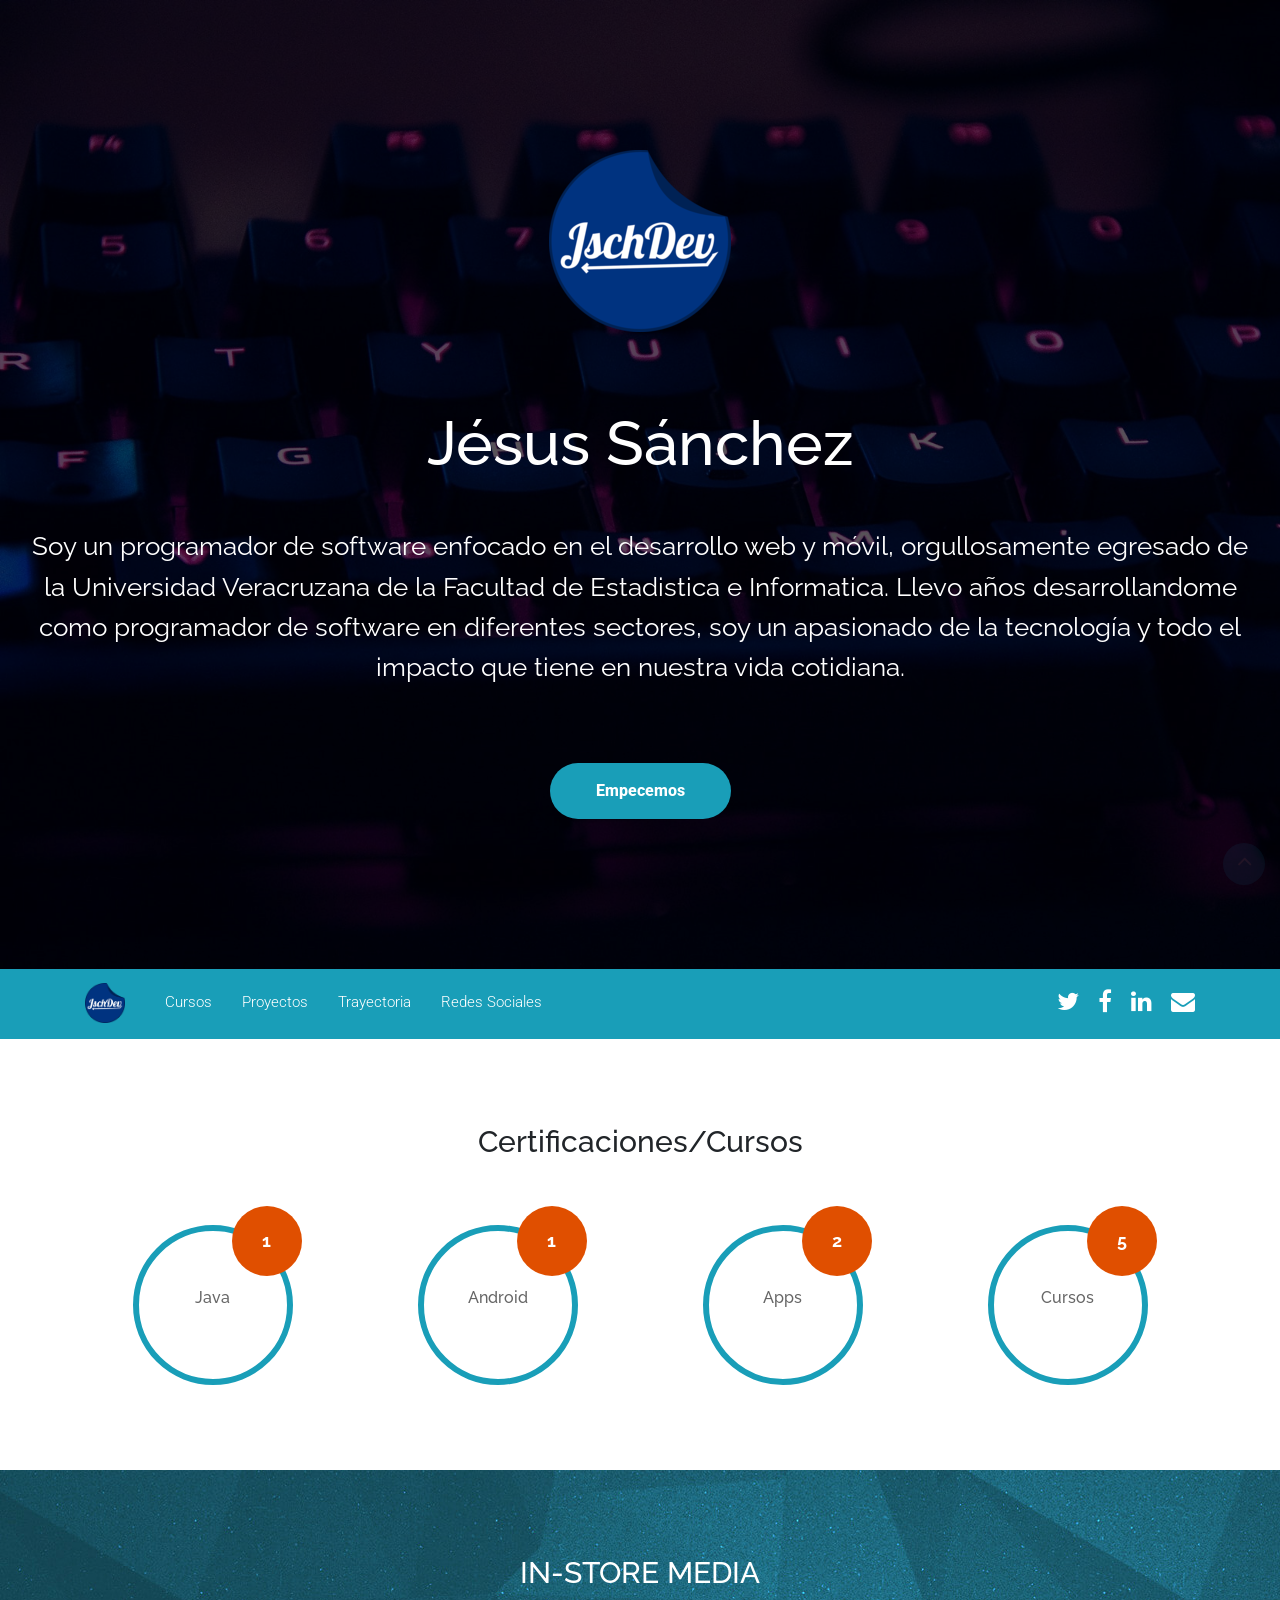
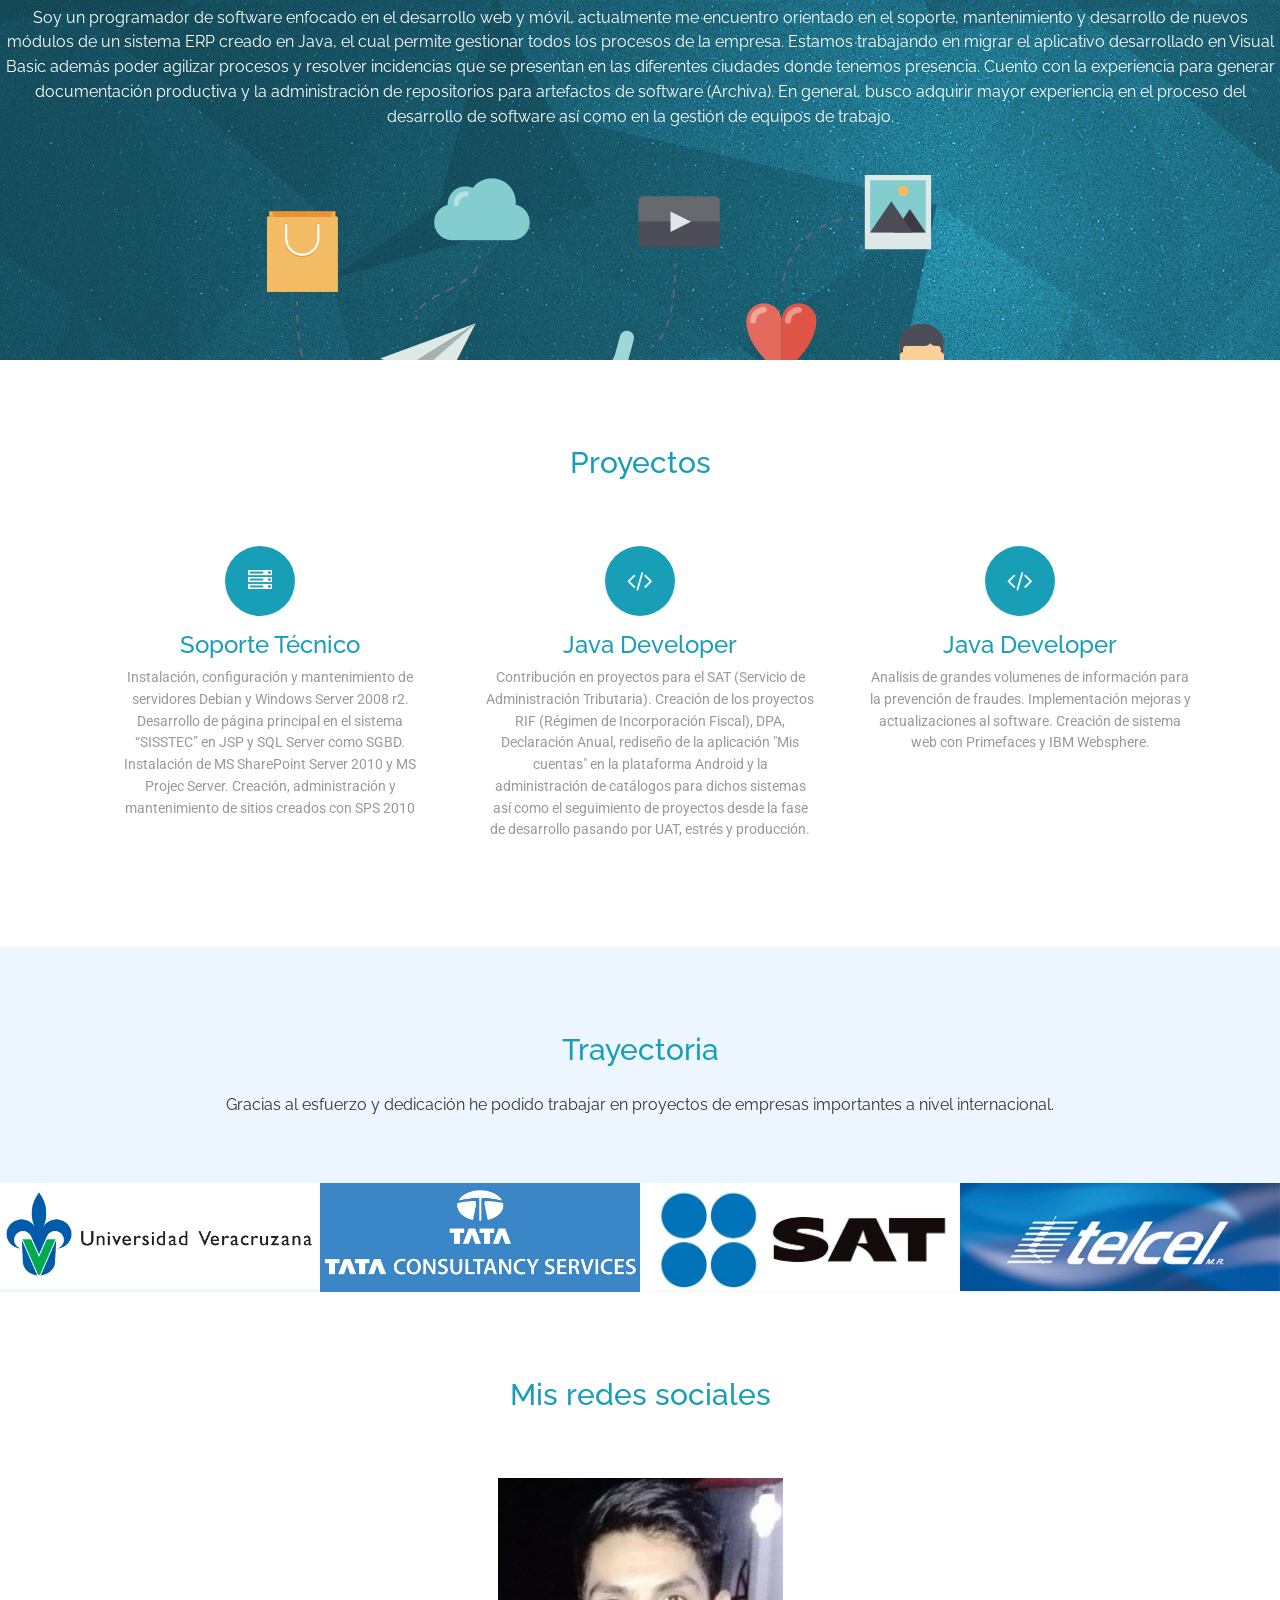
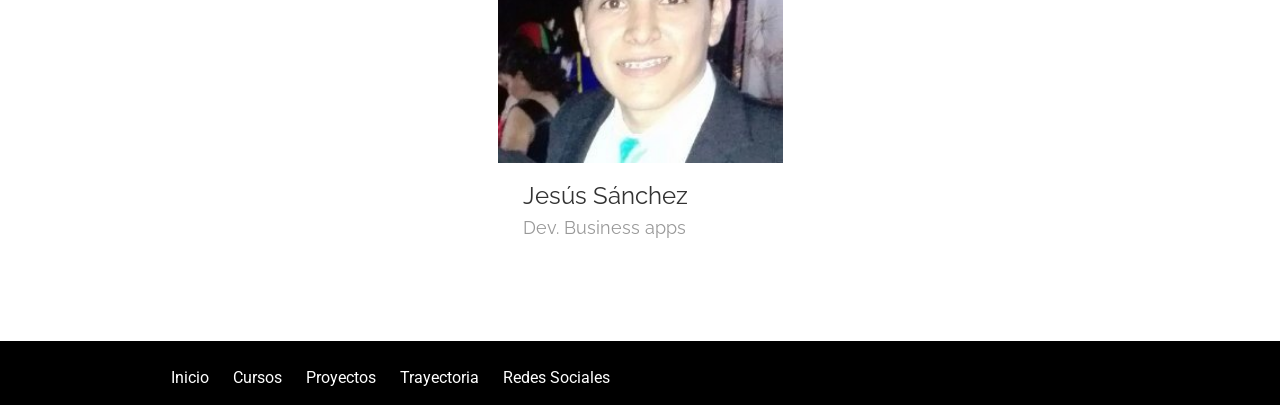
<file: index.html>
<!DOCTYPE html>
<html lang="en">
   <head>
      <meta charset="utf-8">
      <title>SACH</title>
      <meta content="width=device-width, initial-scale=1.0" name="viewport">
      <meta content="" name="keywords">
      <meta content="" name="description">
      <!-- Facebook Opengraph integration: https://developers.facebook.com/docs/sharing/opengraph -->
      <meta property="og:title" content="">
      <meta property="og:image" content="">
      <meta property="og:url" content="">
      <meta property="og:site_name" content="">
      <meta property="og:description" content="">
      <!-- Twitter Cards integration: https://dev.twitter.com/cards/  -->
      <meta name="twitter:card" content="summary">
      <meta name="twitter:site" content="">
      <meta name="twitter:title" content="">
      <meta name="twitter:description" content="">
      <meta name="twitter:image" content="">
      <!-- Favicon -->
      <link href="img/favicon.ico" rel="icon">
      <!-- Google Fonts -->
      <link href="https://fonts.googleapis.com/css?family=Raleway:400,500,700|Roboto:400,900" rel="stylesheet">
      <!-- Bootstrap CSS File -->
      <link href="lib/bootstrap/css/bootstrap.min.css" rel="stylesheet">
      <!-- Libraries CSS Files -->
      <link href="lib/font-awesome/css/font-awesome.min.css" rel="stylesheet">
      <!-- Main Stylesheet File -->
      <link href="css/style.css" rel="stylesheet">
   </head>
   <body>
      <!-- Page Content
         ================================================== -->
      <!-- Hero -->
      <section class="hero">
         <div class="container text-center">
            <div class="row">
               <div class="col-md-12">
                  <a class="hero-brand" href="index.html" title="Home"><img alt="Bell Logo" src="images/logo.png"></a>
               </div>
            </div>
            <div class="col-md-12">
               <h1>
                  Jésus Sánchez
               </h1>
               <p class="tagline">
                  Soy un programador de software enfocado en el desarrollo web y móvil, orgullosamente egresado de la Universidad Veracruzana de la Facultad de Estadistica e Informatica.        
                  Llevo años desarrollandome como programador de software en diferentes sectores, soy un apasionado de la tecnología y todo el impacto que tiene en nuestra vida cotidiana.
               </p>
               <a class="btn btn-full" href="#about">Empecemos</a>
            </div>
         </div>
      </section>
      <!-- /Hero -->
      <!-- Header -->
      <header id="header">
         <div class="container">
            <div id="logo" class="pull-left">
               <a href="index.html"><img src="images/logo-nav.png" alt="" title="" /></img></a>
               <!-- Uncomment below if you prefer to use a text image -->
               <!--<h1><a href="#hero">Bell</a></h1>-->
            </div>
            <nav id="nav-menu-container">
               <ul class="nav-menu">
                  <li><a href="#about">Cursos</a></li>
                  <li><a href="#features">Proyectos</a></li>
                  <li><a href="#portfolio">Trayectoria</a></li>
                  <li><a href="#team">Redes Sociales</a></li>
               </ul>
            </nav>
            <!-- #nav-menu-container -->
            <nav class="nav social-nav pull-right d-none d-lg-inline">
               <a href="#"><i class="fa fa-twitter"></i></a> <a href="#"><i class="fa fa-facebook"></i></a> <a href="#"><i class="fa fa-linkedin"></i></a> <a href="#"><i class="fa fa-envelope"></i></a>
            </nav>
         </div>
      </header>
      <!-- #header -->
      <!-- About -->
      <section class="about" id="about">
         <div class="container text-center">
            <h2>
               Certificaciones/Cursos
            </h2>
            <p>    
            </p>
            <div class="row stats-row">
               <div class="stats-col text-center col-md-3 col-sm-6">
                  <div class="circle">
                     <span class="stats-no" data-toggle="counter-up">2</span>Java
                  </div>
               </div>
               <div class="stats-col text-center col-md-3 col-sm-6">
                  <div class="circle">
                     <span class="stats-no" data-toggle="counter-up">2</span> Android
                  </div>
               </div>
               <div class="stats-col text-center col-md-3 col-sm-6">
                  <div class="circle">
                     <span class="stats-no" data-toggle="counter-up">3</span> Apps
                  </div>
               </div>
               <div class="stats-col text-center col-md-3 col-sm-6">
                  <div class="circle">
                     <span class="stats-no" data-toggle="counter-up">8</span> Cursos
                  </div>
               </div>
            </div>
         </div>
      </section>
      <!-- /About -->
      <!-- Parallax -->
      <div class="block bg-primary block-pd-lg block-bg-overlay text-center" data-bg-img="img/parallax-bg.jpg" data-settings='{"stellar-background-ratio": 0.6}' data-toggle="parallax-bg">
         <h2>
            In-Store Media
         </h2>
         <p>
            Soy un programador de software enfocado en el desarrollo web y móvil, actualmente me encuentro orientado en el soporte, mantenimiento y desarrollo de nuevos módulos de un sistema ERP creado en Java, el cual permite gestionar todos los procesos de la empresa. Estamos trabajando en migrar el aplicativo desarrollado en Visual Basic además poder agilizar procesos y resolver incidencias que se presentan en las diferentes ciudades donde tenemos presencia. 



Cuento con la experiencia para generar documentación productiva y la administración de repositorios para artefactos de software (Archiva).
En general, busco adquirir mayor experiencia en el proceso del desarrollo de software así como en la gestión de equipos de trabajo.
         </p>
         <img alt="Bell - A perfect theme" class="gadgets-img hidden-md-down" src="images/redes.png">
      </div>
      <!-- /Parallax -->
      <!-- Features -->
      <section class="features" id="features">

         <div class="container">
            <h2 class="text-center">
               Proyectos
            </h2>
            <div class="row">
               <div class="feature-col col-lg-4 col-xs-12">
                  <div class="card card-block text-center">
                     <div>
                        <div class="feature-icon">
                           <span class="fa fa-server"></span>
                        </div>
                     </div>
                     <div>
                        <h3>
                           Soporte Técnico
                        </h3>
                        <p>
                           Instalación, configuración y mantenimiento de servidores Debian y Windows Server 2008 r2.
                           Desarrollo de página principal en el sistema “SISSTEC” en JSP y SQL Server como SGBD. 
                           Instalación de MS SharePoint Server 2010 y MS Projec Server.
                           Creación, administración y mantenimiento de sitios creados con SPS 2010
                        </p>
                     </div>
                  </div>
               </div>
               <div class="feature-col col-lg-4 col-xs-12">
                  <div class="card card-block text-center">
                     <div>
                        <div class="feature-icon">
                           <span class="fa fa-code"></span>
                        </div>
                     </div>
                     <div>
                        <h3>
                           Java Developer 
                        </h3>
                        <p>
                           Contribución en proyectos para el SAT (Servicio de Administración Tributaria). Creación de los proyectos RIF (Régimen de Incorporación Fiscal), DPA, Declaración Anual, rediseño de la aplicación "Mis cuentas" en la plataforma Android y la administración de catálogos para dichos sistemas así como el seguimiento de proyectos desde la fase de desarrollo pasando por UAT, estrés y producción.
                        </p>
                     </div>
                  </div>
               </div>
               <div class="feature-col col-lg-4 col-xs-12">
                  <div class="card card-block text-center">
                     <div>
                        <div class="feature-icon">
                           <span class="fa fa-code"></span>
                        </div>
                     </div>
                     <div>
                        <h3>
                           Java Developer
                        </h3>
                        <p>
                        	Analisis de grandes volumenes de información para la prevención de fraudes. Implementación mejoras y actualizaciones al software. Creación de sistema web con Primefaces y IBM Websphere.
                        </p>
                     </div>
                  </div>
               </div>
            </div>           
         </div>
      </section>
      <!-- /Features -->
      <!-- Call to Action -->
      <!--<section class="cta">
         <div class="container">
           <div class="row">
             <div class="col-lg-9 col-sm-12 text-lg-left text-center">
               <h2>
                   Call to Action Section
                 </h2>
         
               <p>
                 Lorem ipsum dolor sit amet, nec ad nisl mandamus imperdiet, ut corpora cotidieque cum. Et brute iracundia his, est eu idque dictas gubergren
               </p>
             </div>
         
             <div class="col-lg-3 col-sm-12 text-lg-right text-center">
               <a class="btn btn-ghost" href="#">Buy This Theme</a>
             </div>
           </div>
         </div>
         </section>
         /Call to Action -->
      <!-- Portfolio -->
      <section class="portfolio" id="portfolio">
         <div class="container text-center">
            <h2>
               Trayectoria
            </h2>
            <p>
               Gracias al esfuerzo y dedicación he podido trabajar en proyectos de empresas importantes a nivel internacional.
            </p>
         </div>
         <div class="portfolio-grid">
            <div class="row">
               <div class="col-lg-3 col-sm-6 col-xs-12">
                  <div class="card card-block">
                     <a href="#">
                        <img alt="" src="img/uv.jpg">
                        <div class="portfolio-over">
                           <div>
                              <h3 class="card-title">
                                 Universidad Veracruzana
                              </h3>
                              <p class="card-text">
                                 3 años
                              </p>
                           </div>
                        </div>
                     </a>
                  </div>
               </div>
               <div class="col-lg-3 col-sm-6 col-xs-12">
                  <div class="card card-block">
                     <a href="#">
                        <img alt="" src="img/tcs.png">
                        <div class="portfolio-over">
                           <div>
                              <h3 class="card-title">
                                 Tata Consultancy Services
                              </h3>
                              <p class="card-text">
                                2 Años
                              </p>
                           </div>
                        </div>
                     </a>
                  </div>
               </div>
               <div class="col-lg-3 col-sm-6 col-xs-12">
                  <div class="card card-block">
                     <a href="#">
                        <img alt="" src="img/sat.jpg">
                        <div class="portfolio-over">
                           <div>
                              <h3 class="card-title">
                                 Servicio De Administración Tributaria
                              </h3>
                              <p class="card-text">
                                 1 año
                              </p>
                           </div>
                        </div>
                     </a>
                  </div>
               </div>
               <div class="col-lg-3 col-sm-6 col-xs-12">
                  <div class="card card-block">
                     <a href="#">
                        <img alt="" src="img/telcel.png">
                        <div class="portfolio-over">
                           <div>
                              <h3 class="card-title">
                                 Telcel
                              </h3>
                              <p class="card-text">
                                 1 año
                              </p>
                           </div>
                        </div>
                     </a>
                  </div>
               </div>
            </div>
            
            </div>
         </div>
      </section>
      <!-- /Portfolio -->
      <!-- Team -->
      <section class="team" id="team">
         <div class="container">
            <h2 class="text-center">
               Mis redes sociales
            </h2>
            <div class="row justify-content-center">
               <div class="col-sm-3 col-xs-6">
                  <div class="card card-block">
                     <a href="#">
                        <img alt="" class="team-img" src="images/team-3.jpg">
                        <div class="card-title-wrap">
                           <span class="card-title">Jesús Sánchez</span> <span class="card-text">Dev. Business apps</span>
                        </div>
                        <div class="team-over">
                           <h4 class="hidden-md-down">
                              Escribeme
                           </h4>
                           <nav class="social-nav">
                     <a target="_blank" href="https://stackoverflow.com/story/jschdeveloper"><i class="fa fa-stack-overflow"></i></a> 
                     <a target="_blank" href="https://github.com/jschdeveloper/"><i class="fa fa-github"></i></a> 
                     <a target="_blank" href="https://www.linkedin.com/in/jsanchezch/" ><i class="fa fa-linkedin"></i></a> 
                     <!--a target="_blank" href="#"><i class="fa fa-envelope"></i></a-->
                     </nav>
                     <p>
                     Datos de contacto
                     </p>
                     </div>
                     </a>
                  </div>
               </div>
            </div>
         </div>
         </div>
      </section>
      <!-- /Team -->
      <!-- @component: footer -->
      <footer class="site-footer">
         <div class="bottom">
            <div class="container">
               <div class="row">
                  <div class="col-lg-6 col-xs-12 text-lg-right text-center">
                     <ul class="list-inline">
                        <li class="list-inline-item">
                           <a href="index.html">Inicio</a>
                        </li>
                        <li class="list-inline-item">
                           <a href="#about">Cursos</a>
                        </li>
                        <li class="list-inline-item">
                           <a href="#features">Proyectos</a>
                        </li>
                        <li class="list-inline-item">
                           <a href="#portfolio">Trayectoria</a>
                        </li>
                        <li class="list-inline-item">
                           <a href="#team">Redes Sociales</a>
                        </li>
                     </ul>
                  </div>
               </div>
            </div>
         </div>
      </footer>
      <a class="scrolltop" href="#"><span class="fa fa-angle-up"></span></a>
      <!-- Required JavaScript Libraries -->
      <script src="lib/jquery/jquery.min.js"></script>
      <script src="lib/jquery/jquery-migrate.min.js"></script>
      <script src="lib/superfish/hoverIntent.js"></script>
      <script src="lib/superfish/superfish.min.js"></script>
      <script src="lib/tether/js/tether.min.js"></script>
      <script src="lib/stellar/stellar.min.js"></script>
      <script src="lib/bootstrap/js/bootstrap.bundle.min.js"></script>
      <script src="lib/counterup/counterup.min.js"></script>
      <script src="lib/waypoints/waypoints.min.js"></script>
      <script src="lib/easing/easing.js"></script>
      <script src="lib/stickyjs/sticky.js"></script>
      <script src="lib/parallax/parallax.js"></script>
      <script src="lib/lockfixed/lockfixed.min.js"></script>
      <!-- Template Specisifc Custom Javascript File -->
      <script src="js/custom.js"></script>
      <script src="contactform/contactform.js"></script>
   </body>
</html>
</file>
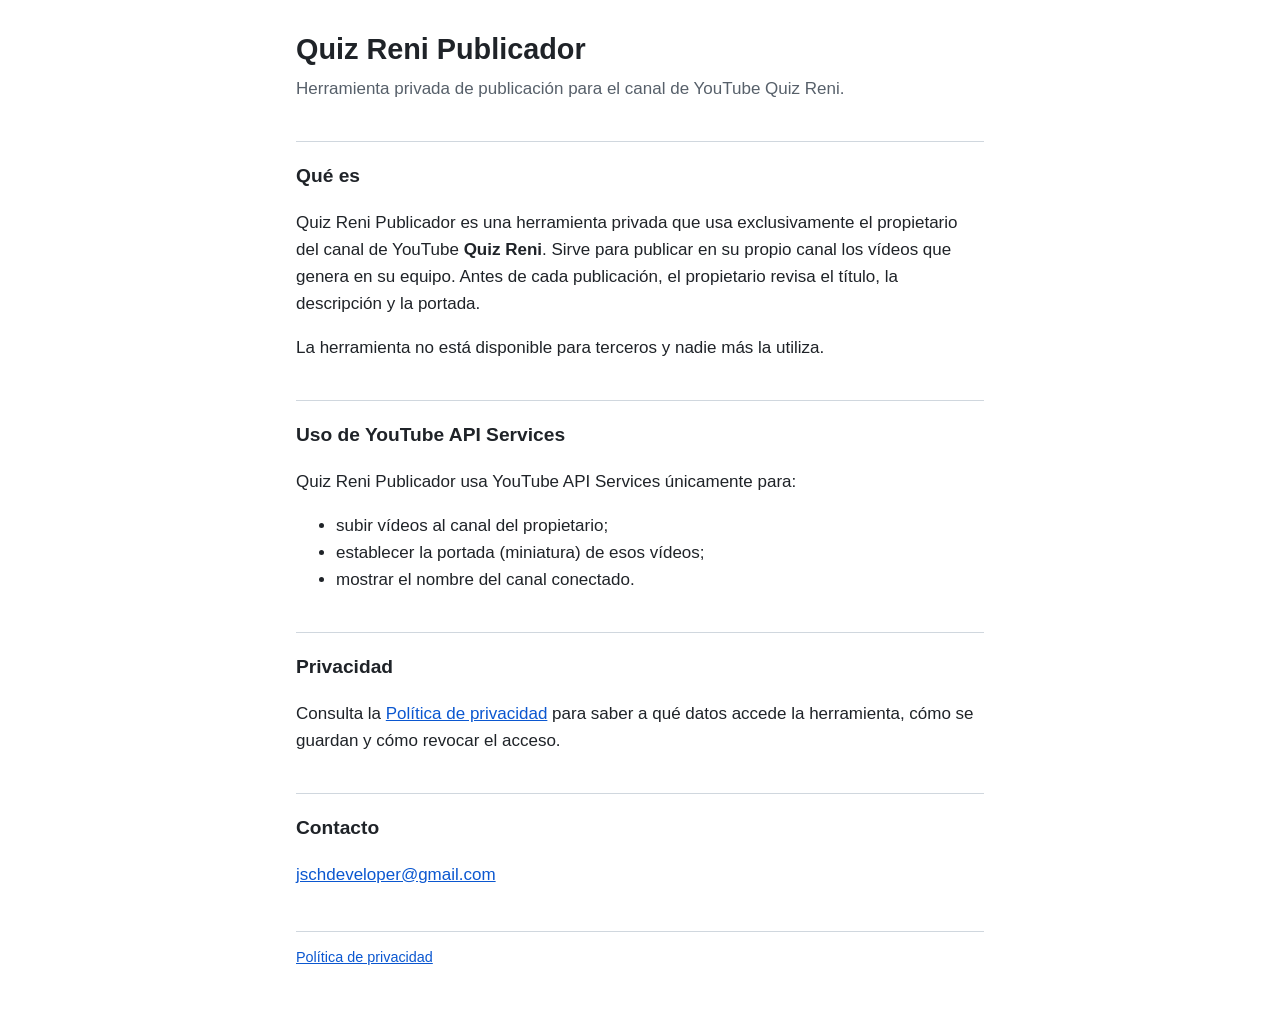
<file: quiz-reni-publicador/index.html>
<!doctype html>
<html lang="es">
<head>
<meta charset="utf-8">
<meta name="viewport" content="width=device-width, initial-scale=1">
<title>Quiz Reni Publicador</title>
<meta name="description" content="Herramienta privada del propietario del canal de YouTube Quiz Reni para publicar sus propios vídeos.">
<style>
:root{--fg:#1f2328;--muted:#57606a;--bg:#fff;--link:#0b57d0;--line:#d0d7de}
@media (prefers-color-scheme:dark){:root{--fg:#e6edf3;--muted:#9da7b3;--bg:#0d1117;--link:#7cacf8;--line:#30363d}}
*{box-sizing:border-box}
body{margin:0;background:var(--bg);color:var(--fg);font:17px/1.6 -apple-system,BlinkMacSystemFont,"Segoe UI",Roboto,Helvetica,Arial,sans-serif}
main{max-width:720px;margin:0 auto;padding:32px 16px 48px}
h1{font-size:1.8rem;line-height:1.25;margin:0 0 .25em}
h2{font-size:1.2rem;margin:2em 0 .5em;padding-top:1em;border-top:1px solid var(--line)}
a{color:var(--link);overflow-wrap:anywhere}
code{font-size:.9em}
.sub{color:var(--muted);margin-top:0}
footer{margin-top:3em;padding-top:1em;border-top:1px solid var(--line);color:var(--muted);font-size:.9rem}
</style>
</head>
<body>
<main>
<h1>Quiz Reni Publicador</h1>
<p class="sub">Herramienta privada de publicación para el canal de YouTube Quiz Reni.</p>

<h2>Qué es</h2>
<p>Quiz Reni Publicador es una herramienta privada que usa exclusivamente el propietario del canal de YouTube <strong>Quiz Reni</strong>. Sirve para publicar en su propio canal los vídeos que genera en su equipo. Antes de cada publicación, el propietario revisa el título, la descripción y la portada.</p>
<p>La herramienta no está disponible para terceros y nadie más la utiliza.</p>

<h2>Uso de YouTube API Services</h2>
<p>Quiz Reni Publicador usa YouTube API Services únicamente para:</p>
<ul>
<li>subir vídeos al canal del propietario;</li>
<li>establecer la portada (miniatura) de esos vídeos;</li>
<li>mostrar el nombre del canal conectado.</li>
</ul>

<h2>Privacidad</h2>
<p>Consulta la <a href="../privacidad.html">Política de privacidad</a> para saber a qué datos accede la herramienta, cómo se guardan y cómo revocar el acceso.</p>

<h2>Contacto</h2>
<p><a href="mailto:jschdeveloper@gmail.com">jschdeveloper@gmail.com</a></p>

<footer><a href="../privacidad.html">Política de privacidad</a></footer>
</main>
</body>
</html>
</file>
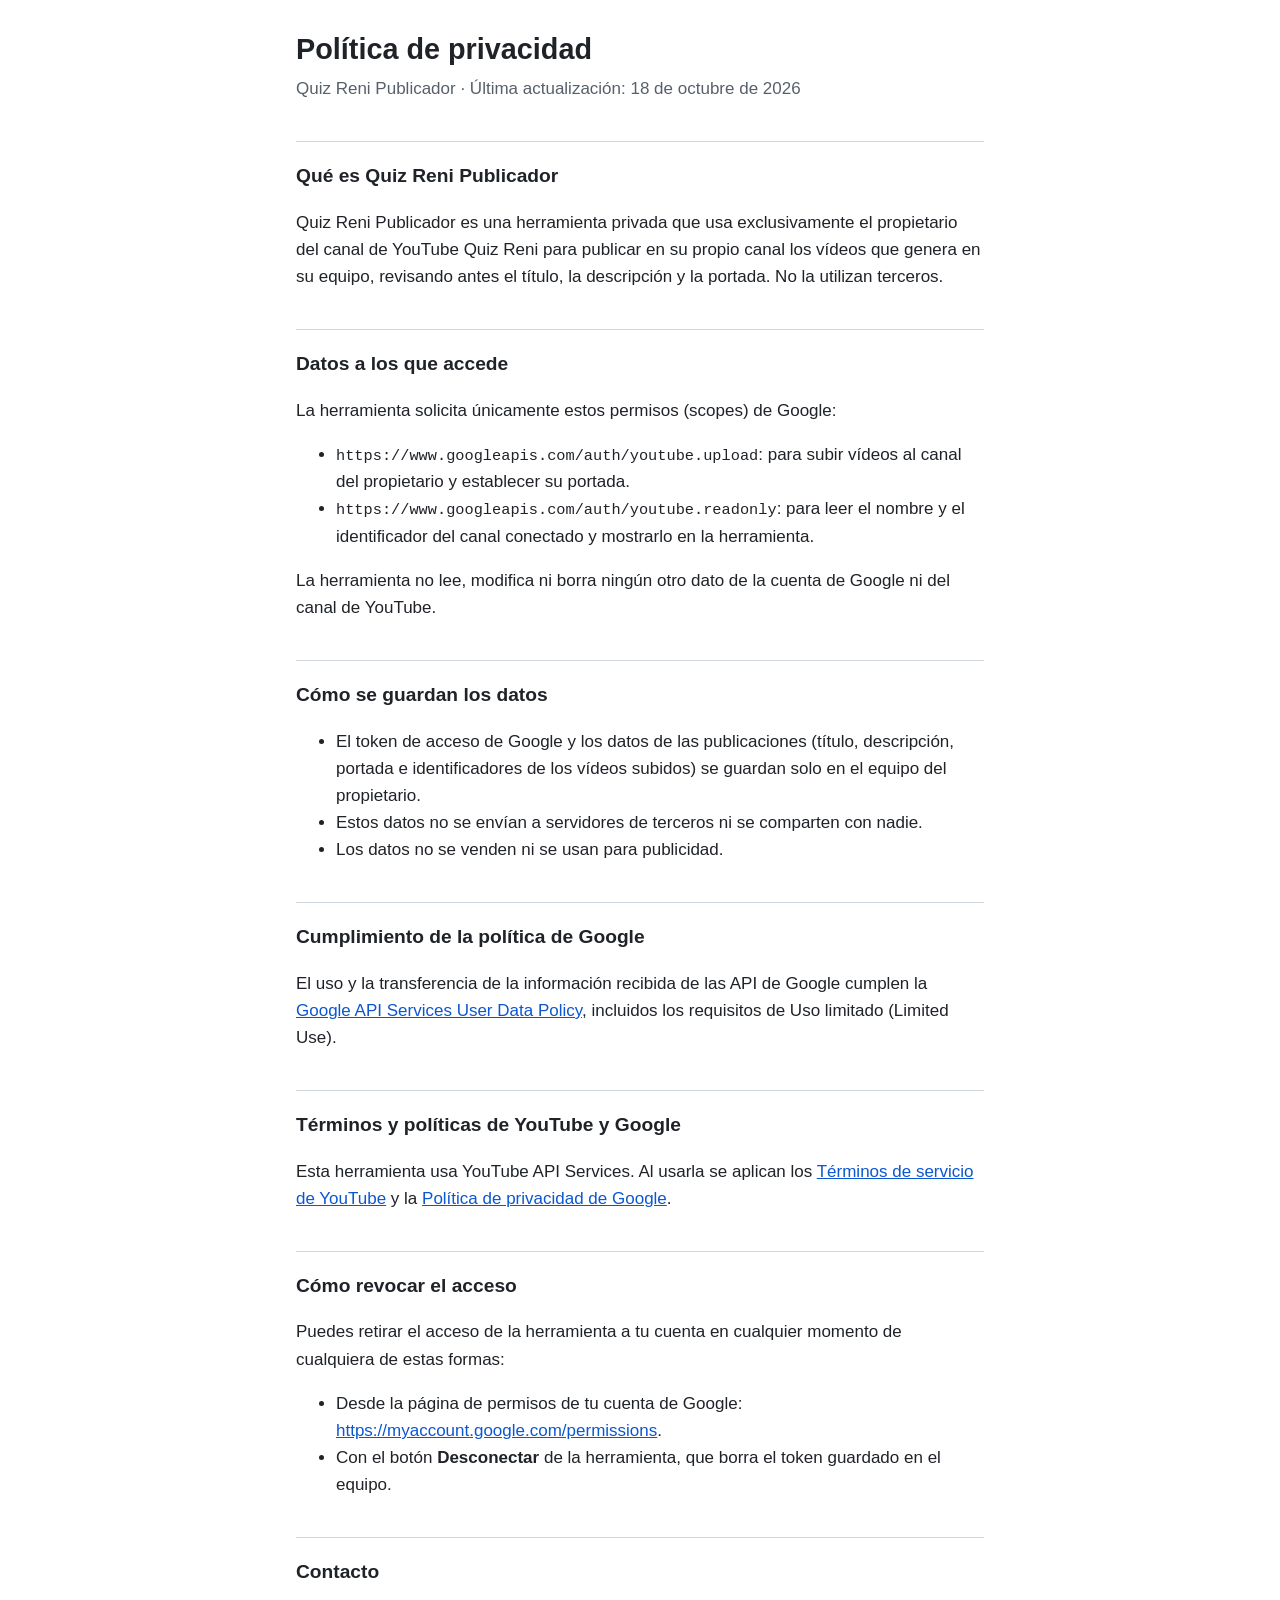
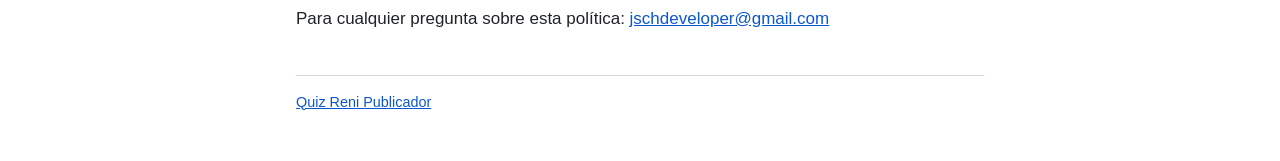
<file: privacidad.html>
<!doctype html>
<html lang="es">
<head>
<meta charset="utf-8">
<meta name="viewport" content="width=device-width, initial-scale=1">
<title>Política de privacidad · Quiz Reni Publicador</title>
<meta name="description" content="Política de privacidad de Quiz Reni Publicador.">
<style>
:root{--fg:#1f2328;--muted:#57606a;--bg:#fff;--link:#0b57d0;--line:#d0d7de}
@media (prefers-color-scheme:dark){:root{--fg:#e6edf3;--muted:#9da7b3;--bg:#0d1117;--link:#7cacf8;--line:#30363d}}
*{box-sizing:border-box}
body{margin:0;background:var(--bg);color:var(--fg);font:17px/1.6 -apple-system,BlinkMacSystemFont,"Segoe UI",Roboto,Helvetica,Arial,sans-serif}
main{max-width:720px;margin:0 auto;padding:32px 16px 48px}
h1{font-size:1.8rem;line-height:1.25;margin:0 0 .25em}
h2{font-size:1.2rem;margin:2em 0 .5em;padding-top:1em;border-top:1px solid var(--line)}
a{color:var(--link);overflow-wrap:anywhere}
code{font-size:.9em}
.sub{color:var(--muted);margin-top:0}
footer{margin-top:3em;padding-top:1em;border-top:1px solid var(--line);color:var(--muted);font-size:.9rem}
</style>
</head>
<body>
<main>
<h1>Política de privacidad</h1>
<p class="sub">Quiz Reni Publicador · Última actualización: 18 de octubre de 2026</p>

<h2>Qué es Quiz Reni Publicador</h2>
<p>Quiz Reni Publicador es una herramienta privada que usa exclusivamente el propietario del canal de YouTube Quiz Reni para publicar en su propio canal los vídeos que genera en su equipo, revisando antes el título, la descripción y la portada. No la utilizan terceros.</p>

<h2>Datos a los que accede</h2>
<p>La herramienta solicita únicamente estos permisos (scopes) de Google:</p>
<ul>
<li><code>https://www.googleapis.com/auth/youtube.upload</code>: para subir vídeos al canal del propietario y establecer su portada.</li>
<li><code>https://www.googleapis.com/auth/youtube.readonly</code>: para leer el nombre y el identificador del canal conectado y mostrarlo en la herramienta.</li>
</ul>
<p>La herramienta no lee, modifica ni borra ningún otro dato de la cuenta de Google ni del canal de YouTube.</p>

<h2>Cómo se guardan los datos</h2>
<ul>
<li>El token de acceso de Google y los datos de las publicaciones (título, descripción, portada e identificadores de los vídeos subidos) se guardan solo en el equipo del propietario.</li>
<li>Estos datos no se envían a servidores de terceros ni se comparten con nadie.</li>
<li>Los datos no se venden ni se usan para publicidad.</li>
</ul>

<h2>Cumplimiento de la política de Google</h2>
<p>El uso y la transferencia de la información recibida de las API de Google cumplen la <a href="https://developers.google.com/terms/api-services-user-data-policy">Google API Services User Data Policy</a>, incluidos los requisitos de Uso limitado (Limited Use).</p>

<h2>Términos y políticas de YouTube y Google</h2>
<p>Esta herramienta usa YouTube API Services. Al usarla se aplican los <a href="https://www.youtube.com/t/terms">Términos de servicio de YouTube</a> y la <a href="https://policies.google.com/privacy">Política de privacidad de Google</a>.</p>

<h2>Cómo revocar el acceso</h2>
<p>Puedes retirar el acceso de la herramienta a tu cuenta en cualquier momento de cualquiera de estas formas:</p>
<ul>
<li>Desde la página de permisos de tu cuenta de Google: <a href="https://myaccount.google.com/permissions">https://myaccount.google.com/permissions</a>.</li>
<li>Con el botón <strong>Desconectar</strong> de la herramienta, que borra el token guardado en el equipo.</li>
</ul>

<h2>Contacto</h2>
<p>Para cualquier pregunta sobre esta política: <a href="mailto:jschdeveloper@gmail.com">jschdeveloper@gmail.com</a></p>

<footer><a href="quiz-reni-publicador/">Quiz Reni Publicador</a></footer>
</main>
</body>
</html>
</file>
<file: css/style.css>
/*
    Theme Name: Bell
    Theme URL: https://bootstrapmade.com/bell-free-bootstrap-4-template/
    Author: BootstrapMade.com
    Author URL: https://bootstrapmade.com
*/
h1, h2, h3, h4, h5, h6 {
  font-family: "Raleway", Helvetica, Arial, sans-serif;
}

p {
  line-height: 1.55;
  color: #333;
  font-size: 400;
  font-family: "Raleway", Helvetica, Arial, sans-serif;
}

h1 {
  font-size: 62px;
}

h2 {
  font-size: 30px;
  margin-bottom: 65px;
}

h3 {
  font-size: 24px;
}

h4 {
  font-size: 18px;
}

/* ==================================================
  General
  ================================================== */
a {
  -webkit-transition: 0.5s;
  -o-transition: 0.5s;
  transition: 0.5s;
}

/* ==================================================
  Elements
  ================================================== */
.btn {
  background-color: #199EB8;
  font-family: "Roboto", Helvetica, Arial, sans-serif;
  font-weight: 800;
  color: #fff;
  padding: 15px 45px;
  border-radius: 50px;
}

.btn:hover {
  background-color: #E04F00;
  color: #fff;
}

.btn:focus {
  color: #fff;
}

.btn-ghost {
  border: 3px solid #fff;
  background-color: transparent;
}

.btn-ghost:hover {
  background-color: #fff;
  color: #199EB8;
}

section {
  padding: 85px 0;
}

.card {
  position: relative;
  padding: 0;
  border: 0;
  border-radius: 0;
  margin: 0;
  overflow: hidden;
}

a:hover {
  text-decoration: none !important;
}

.scrolltop {
  display: none;
  position: fixed;
  bottom: 15px;
  right: 15px;
  width: 42px;
  height: 42px;
  border-radius: 50%;
  background: #199EB8;
  color: #fff;
  text-align: center;
  font-size: 24px;
}

.scrolltop:hover, .scrolltop:active, .scrolltop:focus {
  color: #fff !important;
  opacity: .75;
}

/* ==================================================
  Hero Styling
================================================== */
.hero {
  display: table;
  position: relative;
  background-image: url(../images/cover.jpg);
  background-size: cover;
  padding: 150px 0;
  color: #fff;
  width: 100%;
  height: 100vh;
}

.hero:after {
  content: '';
  z-index: 0;
  position: absolute;
  background: rgba(0, 0, 0, 0.65);
  width: 100%;
  height: 100%;
  left: 0;
  top: 0;
}

.hero .container {
  position: relative;
  z-index: 1;
  text-align: center;
  display: table-cell;
  vertical-align: middle;
  width: 100%;
}

.hero-brand {
  margin-bottom: 75px;
  display: inline-block;
}

.hero-brand:hover {
  opacity: .75;
}

.tagline {
  font-family: "Raleway", Helvetica, Arial, sans-serif;
  font-size: 26px;
  margin: 45px 0 75px 0;
  color: #fff;
}

/* ==================================================
  Header Styling
================================================== */
#header {
  background: #199EB8;
  height: 70px;
}

#header #logo {
  margin: 14px 25px 0 0;
}

#header #logo h1 {
  font-size: 36px;
  margin: 0;
  padding: 2px 0;
  line-height: 1;
  font-family: "Raleway", Helvetica, Arial, sans-serif;
  font-weight: 700;
  letter-spacing: 3px;
  text-transform: uppercase;
}

#header #logo h1 a, #header #logo h1 a:hover {
  color: #fff;
}

#header #logo img {
  padding: 0;
  margin: 0;
  max-height: 40px;
}

@media (max-width: 768px) {
  #header {
    height: 50px;
  }
  #header #logo {
    margin: 10px 0 0 0;
  }
  #header #logo h1 {
    padding: 2px 0;
    font-size: 26px;
  }
  #header #logo img {
    max-height: 30px;
  }
}

#header .social-nav {
  margin-top: 15px;
}

#header .social-nav a {
  font-size: 24px;
  margin-left: 15px;
  color: #fff;
}

#header .social-nav a:hover {
  color: rgba(255, 255, 255, 0.75);
}

/*--------------------------------------------------------------
# Navigation Menu
--------------------------------------------------------------*/
/* Nav Menu Essentials */
.nav-menu, .nav-menu * {
  margin: 0;
  padding: 0;
  list-style: none;
}

.nav-menu ul {
  position: absolute;
  display: none;
  top: 100%;
  left: 0;
  z-index: 99;
}

.nav-menu li {
  position: relative;
  white-space: nowrap;
}

.nav-menu > li {
  float: left;
}

.nav-menu li:hover > ul,
.nav-menu li.sfHover > ul {
  display: block;
}

.nav-menu ul ul {
  top: 0;
  left: 100%;
}

.nav-menu ul li {
  min-width: 180px;
}

/* Nav Menu Arrows */
.sf-arrows .sf-with-ul {
  padding-right: 30px;
}

.sf-arrows .sf-with-ul:after {
  content: "\f107";
  position: absolute;
  right: 15px;
  font-family: FontAwesome;
  font-style: normal;
  font-weight: normal;
}

.sf-arrows ul .sf-with-ul:after {
  content: "\f105";
}

/* Nav Meu Container */
#nav-menu-container {
  margin: 0;
}

@media (max-width: 768px) {
  #nav-menu-container {
    display: none;
  }
}

/* Nav Meu Styling */
.nav-menu a {
  padding: 22px 15px 18px 15px;
  text-decoration: none;
  display: inline-block;
  color: #fff;
  font-family: "Roboto", Helvetica, Arial, sans-serif;
  font-weight: 300;
  font-size: 15px;
  outline: none;
}

.nav-menu a:hover, .nav-menu li:hover > a, .nav-menu .menu-active > a {
  color: rgba(255, 255, 255, 0.75);
}

.nav-menu ul {
  margin: 4px 0 0 15px;
  -webkit-box-shadow: 0px 0px 1px 1px rgba(0, 0, 0, 0.08);
  box-shadow: 0px 0px 1px 1px rgba(0, 0, 0, 0.08);
}

.nav-menu ul li {
  background: #fff;
  border-top: 1px solid #f4f4f4;
}

.nav-menu ul li:first-child {
  border-top: 0;
}

.nav-menu ul li:hover {
  background: #199EB8;
  -webkit-transition: 0.3s;
  -o-transition: 0.3s;
  transition: 0.3s;
}

.nav-menu ul li a {
  color: #333;
  -webkit-transition: none;
  -o-transition: none;
  transition: none;
  padding: 10px 15px;
}

.nav-menu ul li a:hover {
  color: #fff;
}

.nav-menu ul ul {
  margin: 0;
}

/* Mobile Nav Toggle */
#mobile-nav-toggle {
  position: fixed;
  right: 0;
  top: 0;
  z-index: 999;
  margin: 8px 10px 0 0;
  border: 0;
  background: none;
  font-size: 24px;
  display: none;
  -webkit-transition: all 0.4s;
  -o-transition: all 0.4s;
  transition: all 0.4s;
  outline: none;
  cursor: pointer;
}

#mobile-nav-toggle i {
  color: #fff;
}

@media (max-width: 768px) {
  #mobile-nav-toggle {
    display: inline;
  }
}

/* Mobile Nav Styling */
#mobile-nav {
  position: fixed;
  top: 0;
  padding-top: 18px;
  bottom: 0;
  z-index: 998;
  background: rgba(0, 0, 0, 0.9);
  left: -260px;
  width: 260px;
  overflow-y: auto;
  -webkit-transition: 0.4s;
  -o-transition: 0.4s;
  transition: 0.4s;
}

#mobile-nav ul {
  padding: 0;
  margin: 0;
  list-style: none;
}

#mobile-nav ul li {
  position: relative;
}

#mobile-nav ul li a {
  color: #fff;
  font-size: 16px;
  overflow: hidden;
  padding: 10px 22px 10px 15px;
  position: relative;
  text-decoration: none;
  width: 100%;
  display: block;
  outline: none;
}

#mobile-nav ul li a:hover {
  color: #fff;
}

#mobile-nav ul li li {
  padding-left: 30px;
}

#mobile-nav ul .menu-has-children i {
  position: absolute;
  right: 0;
  z-index: 99;
  padding: 15px;
  cursor: pointer;
  color: #fff;
}

#mobile-nav ul .menu-has-children i.fa-chevron-up {
  color: #199EB8;
}

#mobile-nav ul .menu-item-active {
  color: #199EB8;
}

#mobile-body-overly {
  width: 100%;
  height: 100%;
  z-index: 997;
  top: 0;
  left: 0;
  position: fixed;
  background: rgba(0, 0, 0, 0.6);
  display: none;
}

/* Mobile Nav body classes */
body.mobile-nav-active {
  overflow: hidden;
}

body.mobile-nav-active #mobile-nav {
  left: 0;
}

body.mobile-nav-active #mobile-nav-toggle {
  color: #fff;
}

/* ==================================================
  Stats Styling
================================================== */
.stats-row {
  margin-top: 65px;
}

.stats-col .circle {
  display: inline-block;
  width: 160px;
  height: 160px;
  font-family: "Raleway", Helvetica, Arial, sans-serif;
  font-weight: 500;
  color: #666;
  border: 6px solid #199EB8;
  border-radius: 50%;
  padding: 55px 25px 0 25px;
  position: relative;
}

.stats-col .circle .stats-no {
  color: #fff;
  width: 70px;
  height: 70px;
  line-height: 70px;
  top: -25px;
  right: -15px;
  font-family: "Raleway", Helvetica, Arial, sans-serif;
  font-size: 18px;
  background-color: #E04F00;
  position: absolute;
  border-radius: 50%;
  font-weight: 700;
}

/* ==================================================
  Parallax Styling
  ================================================== */
.block {
  color: #fff;
  height: 490px;
  overflow: hidden;
  padding-top: 85px;
}

.block h2 {
  text-transform: uppercase;
  margin-bottom: 15px;
}

.block p {
  color: #fff;
  margin-bottom: 45px;
}

/* ==================================================
  Features Styling
  ================================================== */
.features {
  padding-bottom: 45px;
}

.features h2 {
  color: #199EB8;
}

.feature-col {
  display: table;
  padding-bottom: 45px;
}

.feature-col > div > div {
  display: table-cell;
  vertical-align: middle;
}

.feature-col > div > div:last-child {
  padding-left: 20px;
}

.feature-col .feature-icon {
  width: 70px;
  height: 70px;
  margin-bottom: 15px;
  background: #199EB8;
  color: #fff;
  font-size: 24px;
  text-align: center;
  line-height: 70px;
  border-radius: 50%;
  display: inline-block;
}

.feature-col h3 {
  color: #199EB8;
}

.feature-col p {
  font-family: "Roboto", Helvetica, Arial, sans-serif;
  font-size: 14px;
  color: #999;
}

/* ==================================================
  Call-to-action Styling
  ================================================== */
.cta {
  background-color: #199EB8;
  padding: 25px 0;
}

.cta h2 {
  margin-bottom: 5px;
}

.cta h2,
.cta p {
  color: #fff;
}

.cta p {
  margin-bottom: 0;
  opacity: .75;
}

.cta .btn-ghost {
  position: relative;
  top: 13px;
}

/* ==================================================
  Portfolio Styling
  ================================================== */
.portfolio {
  background-color: #edf6ff;
  padding-bottom: 0;
}

.portfolio h2 {
  color: #199EB8;
  margin-bottom: 25px;
}

.portfolio-grid {
  margin-top: 65px;
}

.portfolio-grid .row {
  margin: 0;
}

.portfolio-grid .row > div {
  padding: 0;
}

.portfolio-grid .row > div .card img {
  width: 100%;
}

.portfolio-grid .row > div .card .portfolio-over {
  position: absolute;
  display: table-cell;
  vertical-align: middle;
  width: 100%;
  height: 100%;
  background: rgba(0, 0, 0, 0.8);
  top: 0;
  left: 0;
  text-align: center;
  opacity: 0;
  visibility: hidden;
  -webkit-transition: all 0.3s ease;
  -moz-transition: all 0.3s ease;
  -o-transition: all 0.3s ease;
  transition: all 0.3s ease;
}

.portfolio-grid .row > div .card .portfolio-over > div {
  position: relative;
  top: 50%;
  -webkit-transform: translateY(-50%);
  -ms-transform: translateY(-50%);
  transform: translateY(-50%);
}

.portfolio-grid .row > div .card .portfolio-over .card-title {
  color: #fff;
  font-size: 30px;
}

.portfolio-grid .row > div .card .portfolio-over .card-text {
  color: #fff;
  opacity: .75;
  padding: 0 45px;
}

.portfolio-grid .row > div .card:hover .portfolio-over {
  opacity: 1;
  visibility: visible;
}

/* ==================================================
  Team Styling
  ================================================== */
.team h2 {
  color: #199EB8;
}

.team .col-sm-3 {
  padding: 0;
}

.team .card > a {
  display: block;
}

.team .card img {
  width: 100%;
}

.team .card h4 {
  color: #fff;
  text-transform: uppercase;
}

.team .card p {
  font-size: 11px;
  color: #fff;
  opacity: .75;
  margin: 0;
  padding: 0 35px;
}

.team .card .social-nav {
  margin-bottom: 45px;
}

.team .card .social-nav a {
  color: #fff;
  font-size: 16px;
  margin: 0 4px;
}

.team .card .social-nav a:hover {
  opacity: .75;
}

.team .card:hover .team-over {
  opacity: 1;
  visibility: visible;
}

.team .card:hover .card-title-wrap {
  background-color: #199EB8;
}

.team .card:hover .card-title-wrap .card-title, .team .card:hover .card-title-wrap .card-text {
  color: #fff;
}

.team .team-over {
  padding-top: 45px;
  position: absolute;
  width: 100%;
  height: 100%;
  background: rgba(0, 0, 0, 0.8);
  top: 0;
  left: 0;
  text-align: center;
  opacity: 0;
  visibility: hidden;
  -webkit-transition: all 0.3s ease;
  -moz-transition: all 0.3s ease;
  -o-transition: all 0.3s ease;
  transition: all 0.3s ease;
}

.team .card-title-wrap {
  padding: 15px 25px;
  position: relative;
  z-index: 9;
  background-color: #fff;
}

.team .card-title-wrap .card-title, .team .card-title-wrap .card-text {
  font-family: "Raleway", Helvetica, Arial, sans-serif;
  display: block;
  margin: 0;
}

.team .card-title-wrap .card-title {
  font-size: 24px;
  color: #333;
}

.team .card-title-wrap .card-text {
  font-size: 18px;
  color: #999;
}

/* ==================================================
  Contact Section
  ================================================== */
#contact {
  background: #f7f7f7;
  padding: 80px 0;
}

#contact h2 {
  font-family: "Raleway", Helvetica, Arial, sans-serif;
  color: #199EB8;
}

#contact .info i {
  font-size: 32px;
  color: #199EB8;
  float: left;
}

#contact .info p {
  padding: 0 0 10px 50px;
  line-height: 24px;
}

#contact .form #sendmessage {
  color: #199EB8;
  border: 1px solid #199EB8;
  display: none;
  text-align: center;
  padding: 15px;
  font-weight: 600;
  margin-bottom: 15px;
}

#contact .form #errormessage {
  color: red;
  display: none;
  border: 1px solid red;
  text-align: center;
  padding: 15px;
  font-weight: 600;
  margin-bottom: 15px;
}

#contact .form #sendmessage.show, #contact .form #errormessage.show, #contact .form .show {
  display: block;
}

#contact .form .validation {
  color: red;
  display: none;
  margin: 0 0 20px;
  font-weight: 400;
  font-size: 13px;
}

#contact .form input, #contact .form textarea {
  border-radius: 0;
  -webkit-box-shadow: none;
  box-shadow: none;
}

#contact .form button[type="submit"] {
  background: #199EB8;
  border: 0;
  padding: 10px 24px;
  color: #fff;
  -webkit-transition: 0.4s;
  -o-transition: 0.4s;
  transition: 0.4s;
}

#contact .form button[type="submit"]:hover {
  background: #23c2e1;
}

/* ==================================================
  Footer Styling
  ================================================== */
.site-footer {
  background-color: #111;
  padding: 0;
}

.site-footer h2, .site-footer p {
  color: #fff;
}

.site-footer p {
  opacity: .75;
  line-height: 2.0925;
}

.site-footer h2,
.site-footer .btn {
  margin-bottom: 25px;
}

.site-footer .social-nav a {
  color: #fff;
  opacity: .25;
}

.site-footer .social-nav a:hover {
  opacity: 1;
}

.site-footer .bottom {
  background-color: #000;
  padding: 20px 0;
}

.site-footer .bottom .list-inline, .site-footer .bottom p {
  margin: 0;
}

.site-footer .bottom .list-inline {
  position: relative;
  top: 5px;
}

.site-footer .bottom .list-inline a {
  color: #fff;
  font-family: "Roboto", Helvetica, Arial, sans-serif;
  margin-right: 15px;
}

.site-footer .bottom .list-inline a:hover {
  color: #199EB8;
}

.site-footer .credits {
  color: #ddd;
}

.site-footer .credits a {
  color: #199EB8;
}

/* ==================================================
  Responsive Styling
  ================================================== */
@media (max-width: 61.9em) {
  section,
  .block,
  .cta {
    padding: 35px 0;
  }
  .features {
    padding-bottom: 5px;
  }
  p,
  .block p {
    margin: 0;
  }
  .hero-brand {
    margin-bottom: 35px;
  }
  .tagline {
    margin: 35px 0;
  }
  h1 {
    font-size: 32px;
    margin: 0;
  }
  h2,
  .tagline {
    font-size: 24px;
  }
  h2 {
    margin-bottom: 25px;
  }
  h3 {
    font-size: 14px;
  }
  .hero {
    padding: 75px 0;
  }
  .stats-col {
    margin-bottom: 25px;
  }
  .block {
    height: auto;
  }
  .feature-col {
    padding-bottom: 30px;
  }
  .portfolio-grid .card h3.card-title {
    font-size: 18px !important;
  }
  .portfolio-grid .card .card-text {
    font-size: 13px;
  }
  .team .team-over {
    padding-top: 20px;
  }
  .team .card .social-nav {
    margin-bottom: 15px;
    padding: 0;
  }
  .site-footer .social-nav {
    margin-bottom: 35px;
  }
  .site-footer .list-inline {
    text-align: center;
    padding-bottom: 15px;
  }
  .site-footer .list-inline li {
    display: inline-block;
  }
}

@media (max-width: 767px) {
  .block {
    padding-left: 30px;
    padding-right: 30px;
  }
}
</file>
